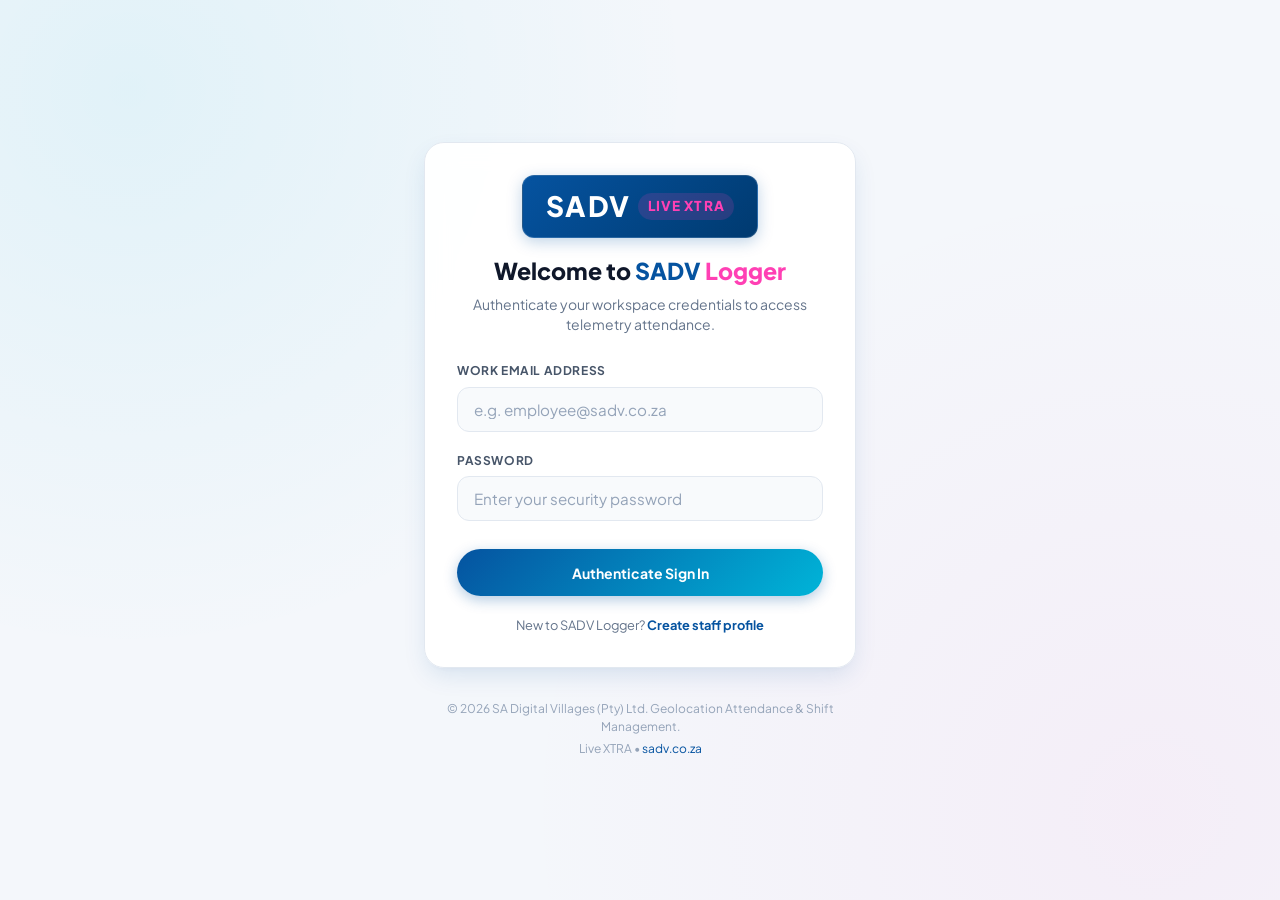
<file: index.html>
<!DOCTYPE html>
<html lang="en">
<head>
  <meta charset="UTF-8">
  <meta name="viewport" content="width=device-width, initial-scale=1.0">
  <title>SADV Logger - Sign In &amp; Registration Portal | Live XTRA</title>
  <meta name="description" content="Secure Geolocation Attendance, Floor Time Verification, and Leave Management System for SA Digital Villages (SADV).">
  <link rel="icon" href="https://sadv.co.za/wp-content/uploads/2026/04/SADV-favicon-150x150.png" type="image/png">
  <link rel="stylesheet" href="shared/css/base.css">
  <style>
    .auth-page {
      min-height: 100vh;
      display: flex;
      flex-direction: column;
      align-items: center;
      justify-content: center;
      padding: 1.5rem;
    }
    .auth-logo-badge {
      display: inline-flex;
      align-items: center;
      background: linear-gradient(135deg, #0553a0 0%, #003a70 100%);
      color: #fff;
      padding: 0.6rem 1.4rem;
      border-radius: var(--radius-md);
      box-shadow: 0 4px 15px rgba(5, 83, 160, 0.25);
      border: 1px solid rgba(255, 255, 255, 0.15);
      margin-bottom: 1rem;
    }
    .auth-logo-badge .badge-text {
      font-size: 1.75rem;
      font-weight: 900;
      letter-spacing: 0.05em;
    }
    .auth-logo-badge .badge-accent {
      color: var(--sadv-pink);
      font-size: 0.85rem;
      font-weight: 800;
      margin-left: 0.5rem;
      background: rgba(255, 64, 180, 0.15);
      padding: 0.2rem 0.6rem;
      border-radius: var(--radius-pill);
      letter-spacing: 0.08em;
      text-transform: uppercase;
    }
    .txt-blue { color: var(--sadv-blue); }
    .txt-pink { color: var(--sadv-pink); }
    .auth-subtitle {
      font-size: 0.875rem;
      color: var(--text-muted);
      margin-top: 0.4rem;
      line-height: 1.4;
    }
    .auth-footer {
      margin-top: 2rem;
      text-align: center;
      font-size: 0.75rem;
      color: var(--text-light);
    }
    .auth-switch-link {
      color: var(--sadv-blue);
      font-weight: 700;
      cursor: pointer;
    }
    .auth-switch-link:hover {
      color: var(--sadv-pink);
      text-decoration: underline;
    }
  </style>
</head>
<body>

  <main class="auth-page">
    <div class="container-narrow">
      <div class="card card-glass text-center">
        
        <!-- Brand Header -->
        <header class="text-center" style="margin-bottom: 1.75rem;">
          <div class="auth-logo-badge">
            <span class="badge-text">SADV</span>
            <span class="badge-accent">Live XTRA</span>
          </div>
          <h1 class="text-2xl font-extrabold" id="authTitle" style="font-size: 1.45rem;">
            Welcome to <span class="txt-blue">SADV</span> <span class="txt-pink">Logger</span>
          </h1>
          <p class="auth-subtitle" id="authSubtitle">
            Authenticate your workspace credentials to access telemetry attendance.
          </p>
        </header>

        <!-- Dynamic Alert Container -->
        <div id="authAlert" class="alert hidden" role="alert"></div>

        <!-- LOGIN FORM -->
        <form id="loginForm" onsubmit="handleLoginSubmit(event)" novalidate>
          <div class="form-group">
            <label class="form-label" for="loginEmail">Work Email Address</label>
            <input 
              type="email" 
              id="loginEmail" 
              class="form-control" 
              placeholder="e.g. employee@sadv.co.za" 
              required 
              autocomplete="email"
            >
          </div>

          <div class="form-group">
            <label class="form-label" for="loginPassword">Password</label>
            <input 
              type="password" 
              id="loginPassword" 
              class="form-control" 
              placeholder="Enter your security password" 
              required 
              autocomplete="current-password"
            >
          </div>

          <button type="submit" id="btnLoginSubmit" class="btn btn-primary btn-block" style="padding: 0.9rem; margin-top: 0.5rem;">
            Authenticate Sign In
          </button>

          <p style="font-size: 0.8rem; color: var(--text-muted); margin-top: 1.25rem;">
            New to SADV Logger? 
            <span class="auth-switch-link" onclick="toggleAuthMode(false)">Create staff profile</span>
          </p>
        </form>

        <!-- REGISTRATION FORM -->
        <form id="registerForm" class="hidden" onsubmit="handleRegisterSubmit(event)" novalidate>
          <div style="display: grid; grid-template-columns: 1fr 1fr; gap: 0.75rem;">
            <div class="form-group">
              <label class="form-label" for="regFirst">First Name</label>
              <input type="text" id="regFirst" class="form-control" placeholder="First Name" required autocomplete="given-name">
            </div>
            <div class="form-group">
              <label class="form-label" for="regLast">Last Name</label>
              <input type="text" id="regLast" class="form-control" placeholder="Last Name" required autocomplete="family-name">
            </div>
          </div>

          <div class="form-group">
            <label class="form-label" for="regEmail">Company Email</label>
            <input type="email" id="regEmail" class="form-control" placeholder="name@sadv.co.za" required autocomplete="email">
          </div>

          <div class="form-group">
            <label class="form-label" for="regPassword">Create Password</label>
            <input type="password" id="regPassword" class="form-control" placeholder="Minimum 6 characters" required autocomplete="new-password">
          </div>

          <button type="submit" id="btnRegisterSubmit" class="btn btn-pink btn-block" style="padding: 0.9rem; margin-top: 0.5rem;">
            Complete Registration
          </button>

          <p style="font-size: 0.8rem; color: var(--text-muted); margin-top: 1.25rem;">
            Already have a profile? 
            <span class="auth-switch-link" onclick="toggleAuthMode(true)">Back to Sign In</span>
          </p>
        </form>

      </div>

      <footer class="auth-footer">
        <p>&copy; 2026 SA Digital Villages (Pty) Ltd. Geolocation Attendance &amp; Shift Management.</p>
        <p style="margin-top: 0.25rem;">Live XTRA &bull; <a href="https://sadv.co.za" target="_blank" rel="noopener">sadv.co.za</a></p>
      </footer>
    </div>
  </main>

  <!-- Global Loader Element -->
  <div id="globalSpinner" class="spinner-backdrop hidden" aria-live="polite">
    <div class="spinner-disc"></div>
    <div class="spinner-message" id="spinnerMsg">Processing SADV request...</div>
  </div>

  <script src="shared/js/api.js"></script>
  <script src="auth/auth.js"></script>
</body>
</html>
</file>
<file: shared/css/base.css>
/* ==========================================================================
   SADV LOGGER DESIGN SYSTEM (base.css)
   Brand: SADV (South African Digital Villages) - "Live XTRA"
   Colors: Electric Blue (#0553a0), Cyan (#00b4d8), Hot Pink (#ff40b4), Yellow (#ffe600)
   ========================================================================== */

@import url('https://fonts.googleapis.com/css2?family=Plus+Jakarta+Sans:wght@300;400;500;600;700;800&family=JetBrains+Mono:wght@400;500;600&display=swap');

:root {
  /* Brand Core */
  --sadv-blue: #0553a0;
  --sadv-blue-light: #0d6efd;
  --sadv-blue-dark: #033566;
  --sadv-cyan: #00b4d8;
  --sadv-cyan-light: #51edf1;
  --sadv-pink: #ff40b4;
  --sadv-pink-hover: #e0289c;
  --sadv-yellow: #ffe600;
  --sadv-yellow-dark: #e5cf00;

  /* Neutrals & Dark Palette */
  --bg-app: #f4f7fb;
  --bg-card: #ffffff;
  --bg-card-glass: rgba(255, 255, 255, 0.95);
  --border-color: #e2e8f0;
  --border-focus: #0553a0;
  --text-primary: #0f172a;
  --text-secondary: #475569;
  --text-muted: #64748b;
  --text-light: #94a3b8;

  /* Semantic Feedback */
  --color-success: #10b981;
  --color-success-bg: #ecfdf5;
  --color-success-border: #a7f3d0;
  --color-warning: #f59e0b;
  --color-warning-bg: #fffbeb;
  --color-warning-border: #fde68a;
  --color-danger: #ef4444;
  --color-danger-bg: #fef2f2;
  --color-danger-border: #fecaca;
  --color-info: #0284c7;
  --color-info-bg: #f0f9ff;
  --color-info-border: #bae6fd;

  /* Brand Gradients */
  --grad-sadv: linear-gradient(135deg, #0553a0 0%, #00b4d8 100%);
  --grad-sadv-reverse: linear-gradient(135deg, #00b4d8 0%, #0553a0 100%);
  --grad-pink: linear-gradient(135deg, #ff40b4 0%, #d81b89 100%);
  --grad-hero: linear-gradient(180deg, rgba(5, 83, 160, 0.08) 0%, rgba(244, 247, 251, 1) 100%);

  /* Elevation Shadows */
  --shadow-xs: 0 1px 2px rgba(15, 23, 42, 0.05);
  --shadow-sm: 0 2px 4px rgba(15, 23, 42, 0.06);
  --shadow-md: 0 4px 12px rgba(5, 83, 160, 0.08);
  --shadow-lg: 0 10px 25px -3px rgba(5, 83, 160, 0.12), 0 4px 6px -4px rgba(5, 83, 160, 0.06);
  --shadow-xl: 0 20px 35px -5px rgba(5, 83, 160, 0.18), 0 8px 10px -6px rgba(5, 83, 160, 0.08);
  --shadow-glow: 0 0 20px rgba(255, 64, 180, 0.35);

  /* Radius */
  --radius-sm: 8px;
  --radius-md: 12px;
  --radius-lg: 20px;
  --radius-xl: 28px;
  --radius-pill: 9999px;

  /* Font */
  --font-sans: 'Plus Jakarta Sans', system-ui, -apple-system, sans-serif;
  --font-mono: 'JetBrains Mono', monospace;
}

/* Base Reset & Core Styles */
*, *::before, *::after {
  box-sizing: border-box;
  margin: 0;
  padding: 0;
}

html, body {
  min-height: 100%;
  font-family: var(--font-sans);
  background-color: var(--bg-app);
  color: var(--text-primary);
  line-height: 1.5;
  -webkit-font-smoothing: antialiased;
}

/* Background Atmosphere */
body {
  background-image: 
    radial-gradient(circle at 10% 10%, rgba(0, 180, 216, 0.08) 0%, transparent 40%),
    radial-gradient(circle at 90% 90%, rgba(255, 64, 180, 0.05) 0%, transparent 45%);
  background-attachment: fixed;
}

a {
  color: var(--sadv-blue);
  text-decoration: none;
  transition: color 0.2s ease;
}

a:hover {
  color: var(--sadv-pink);
}

/* Utility Containers */
.container-narrow {
  width: 100%;
  max-width: 480px;
  margin: 0 auto;
  padding: 1.5rem;
}

.container-wide {
  width: 100%;
  max-width: 1400px;
  margin: 0 auto;
  padding: 1.5rem;
}

/* Header & Brand Identity */
.brand-header {
  display: flex;
  align-items: center;
  gap: 0.75rem;
}

.brand-logo-badge {
  display: inline-flex;
  align-items: center;
  justify-content: center;
  background: var(--sadv-blue);
  color: #fff;
  font-weight: 800;
  letter-spacing: 0.08em;
  padding: 0.35rem 0.85rem;
  border-radius: var(--radius-sm);
  font-size: 1.15rem;
  box-shadow: var(--shadow-sm);
}

.brand-logo-badge .badge-xtra {
  color: var(--sadv-pink);
  margin-left: 0.3rem;
  font-weight: 900;
}

.brand-tag {
  font-size: 0.7rem;
  font-weight: 700;
  text-transform: uppercase;
  letter-spacing: 0.08em;
  color: var(--sadv-blue);
  background: rgba(5, 83, 160, 0.08);
  border: 1px solid rgba(5, 83, 160, 0.15);
  padding: 0.2rem 0.6rem;
  border-radius: var(--radius-pill);
}

/* Surface Cards */
.card {
  background: var(--bg-card);
  border: 1px solid var(--border-color);
  border-radius: var(--radius-lg);
  box-shadow: var(--shadow-lg);
  padding: 2rem;
  transition: transform 0.2s ease, box-shadow 0.2s ease;
}

.card-glass {
  background: var(--bg-card-glass);
  backdrop-filter: blur(12px);
  -webkit-backdrop-filter: blur(12px);
}

/* Buttons */
.btn {
  display: inline-flex;
  align-items: center;
  justify-content: center;
  gap: 0.5rem;
  font-family: var(--font-sans);
  font-size: 0.875rem;
  font-weight: 700;
  padding: 0.75rem 1.5rem;
  border-radius: var(--radius-pill);
  border: none;
  cursor: pointer;
  transition: all 0.2s cubic-bezier(0.16, 1, 0.3, 1);
  text-decoration: none;
  white-space: nowrap;
}

.btn:active {
  transform: scale(0.97);
}

.btn:disabled,
.btn[disabled] {
  opacity: 0.55;
  cursor: not-allowed;
  pointer-events: none;
  box-shadow: none !important;
  transform: none !important;
}

.btn-primary {
  background: var(--grad-sadv);
  color: #ffffff;
  box-shadow: 0 4px 14px rgba(5, 83, 160, 0.3);
}

.btn-primary:hover {
  background: var(--grad-sadv-reverse);
  box-shadow: 0 6px 18px rgba(5, 83, 160, 0.4);
  transform: translateY(-1px);
}

.btn-pink {
  background: var(--sadv-pink);
  color: #ffffff;
  box-shadow: 0 4px 14px rgba(255, 64, 180, 0.35);
  text-transform: uppercase;
  letter-spacing: 0.04em;
}

.btn-pink:hover {
  background: var(--sadv-pink-hover);
  box-shadow: 0 6px 20px rgba(255, 64, 180, 0.45);
  transform: translateY(-1px);
}

.btn-secondary {
  background: #f1f5f9;
  color: var(--text-primary);
  border: 1px solid var(--border-color);
}

.btn-secondary:hover {
  background: #e2e8f0;
  border-color: #cbd5e1;
}

.btn-outline-danger {
  background: var(--color-danger-bg);
  color: var(--color-danger);
  border: 1px solid var(--color-danger-border);
}

.btn-outline-danger:hover {
  background: #fee2e2;
  border-color: #fca5a5;
}

.btn-block {
  width: 100%;
}

.btn-sm {
  padding: 0.45rem 0.9rem;
  font-size: 0.75rem;
  border-radius: var(--radius-md);
}

/* Form Inputs */
.form-group {
  margin-bottom: 1.25rem;
  text-align: left;
}

.form-label {
  display: block;
  font-size: 0.75rem;
  font-weight: 700;
  text-transform: uppercase;
  letter-spacing: 0.05em;
  color: var(--text-secondary);
  margin-bottom: 0.4rem;
}

.form-control {
  width: 100%;
  padding: 0.75rem 1rem;
  font-family: var(--font-sans);
  font-size: 0.95rem;
  color: var(--text-primary);
  background-color: #f8fafc;
  border: 1.5px solid var(--border-color);
  border-radius: var(--radius-md);
  outline: none;
  transition: all 0.2s ease;
}

.form-control:focus {
  background-color: #ffffff;
  border-color: var(--sadv-blue);
  box-shadow: 0 0 0 3px rgba(5, 83, 160, 0.15);
}

.form-control::placeholder {
  color: var(--text-light);
}

/* Badges */
.badge {
  display: inline-flex;
  align-items: center;
  gap: 0.35rem;
  padding: 0.25rem 0.65rem;
  font-size: 0.75rem;
  font-weight: 700;
  border-radius: var(--radius-pill);
  line-height: 1;
}

.badge-success {
  background-color: var(--color-success-bg);
  color: #065f46;
  border: 1px solid var(--color-success-border);
}

.badge-warning {
  background-color: var(--color-warning-bg);
  color: #92400e;
  border: 1px solid var(--color-warning-border);
}

.badge-danger {
  background-color: var(--color-danger-bg);
  color: #991b1b;
  border: 1px solid var(--color-danger-border);
}

.badge-info {
  background-color: var(--color-info-bg);
  color: #0369a1;
  border: 1px solid var(--color-info-border);
}

.badge-purple {
  background-color: #faf5ff;
  color: #6b21a8;
  border: 1px solid #e9d5ff;
}

.badge-pink {
  background-color: #fdf2f8;
  color: #be185d;
  border: 1px solid #fbcfe8;
}

/* Notification Alerts */
.alert {
  padding: 0.85rem 1.15rem;
  border-radius: var(--radius-md);
  font-size: 0.85rem;
  font-weight: 500;
  margin-bottom: 1.25rem;
  border: 1px solid transparent;
  display: flex;
  align-items: flex-start;
  gap: 0.65rem;
  animation: fadeIn 0.25s ease;
}

.alert-success {
  background-color: var(--color-success-bg);
  color: #065f46;
  border-color: var(--color-success-border);
}

.alert-danger {
  background-color: var(--color-danger-bg);
  color: #991b1b;
  border-color: var(--color-danger-border);
}

.alert-info {
  background-color: var(--color-info-bg);
  color: #0369a1;
  border-color: var(--color-info-border);
}

/* Modals */
.modal-backdrop {
  position: fixed;
  inset: 0;
  background-color: rgba(15, 23, 42, 0.65);
  backdrop-filter: blur(4px);
  -webkit-backdrop-filter: blur(4px);
  display: flex;
  align-items: center;
  justify-content: center;
  padding: 1rem;
  z-index: 1000;
  opacity: 1;
  transition: opacity 0.2s ease;
}

.modal-content {
  background: var(--bg-card);
  border: 1px solid var(--border-color);
  border-radius: var(--radius-xl);
  box-shadow: var(--shadow-xl);
  width: 100%;
  max-width: 480px;
  overflow: hidden;
  animation: modalSlideUp 0.3s cubic-bezier(0.16, 1, 0.3, 1);
}

.modal-header {
  padding: 1.25rem 1.5rem;
  border-bottom: 1px solid var(--border-color);
  display: flex;
  align-items: center;
  justify-content: space-between;
  background-color: #f8fafc;
}

.modal-title {
  font-size: 1.1rem;
  font-weight: 800;
  color: var(--text-primary);
  display: flex;
  align-items: center;
  gap: 0.5rem;
}

.modal-close {
  background: transparent;
  border: none;
  font-size: 1.5rem;
  color: var(--text-light);
  cursor: pointer;
  line-height: 1;
  padding: 0.25rem;
  border-radius: var(--radius-sm);
  transition: color 0.15s ease;
}

.modal-close:hover {
  color: var(--text-primary);
}

.modal-body {
  padding: 1.5rem;
}

.modal-footer {
  padding: 1rem 1.5rem;
  border-top: 1px solid var(--border-color);
  display: flex;
  justify-content: flex-end;
  gap: 0.75rem;
  background-color: #f8fafc;
}

/* Tables */
.table-container {
  overflow-x: auto;
  border-radius: var(--radius-md);
  border: 1px solid var(--border-color);
  background: var(--bg-card);
}

.table-custom {
  width: 100%;
  border-collapse: collapse;
  text-align: left;
  font-size: 0.85rem;
}

.table-custom thead {
  background-color: #f8fafc;
  border-bottom: 1.5px solid var(--border-color);
}

.table-custom th {
  padding: 0.85rem 1rem;
  font-size: 0.7rem;
  font-weight: 800;
  text-transform: uppercase;
  letter-spacing: 0.05em;
  color: var(--text-secondary);
  white-space: nowrap;
}

.table-custom td {
  padding: 0.85rem 1rem;
  border-bottom: 1px solid var(--border-color);
  color: var(--text-primary);
  vertical-align: middle;
}

.table-custom tbody tr:hover {
  background-color: #f8fafc;
}

.table-custom tbody tr:last-child td {
  border-bottom: none;
}

/* Spinner Loader */
.spinner-backdrop {
  position: fixed;
  inset: 0;
  background: rgba(15, 23, 42, 0.6);
  backdrop-filter: blur(4px);
  -webkit-backdrop-filter: blur(4px);
  display: flex;
  flex-direction: column;
  align-items: center;
  justify-content: center;
  z-index: 2000;
}

.spinner-disc {
  width: 50px;
  height: 50px;
  border: 4px solid rgba(255, 255, 255, 0.2);
  border-top-color: var(--sadv-cyan);
  border-right-color: var(--sadv-pink);
  border-radius: 50%;
  animation: spin 0.8s linear infinite;
  margin-bottom: 1rem;
}

.spinner-message {
  background: #ffffff;
  padding: 0.6rem 1.4rem;
  border-radius: var(--radius-pill);
  font-weight: 700;
  font-size: 0.875rem;
  color: var(--text-primary);
  box-shadow: var(--shadow-lg);
  border: 1px solid var(--border-color);
}

/* Navigation & Tabs */
.tabs-nav {
  display: flex;
  gap: 0.4rem;
  padding: 0.4rem;
  background: #ffffff;
  border: 1px solid var(--border-color);
  border-radius: var(--radius-md);
  overflow-x: auto;
  box-shadow: var(--shadow-xs);
}

.tab-btn {
  flex: 1;
  padding: 0.65rem 1rem;
  font-family: var(--font-sans);
  font-size: 0.8rem;
  font-weight: 700;
  color: var(--text-secondary);
  background: transparent;
  border: none;
  border-radius: var(--radius-sm);
  cursor: pointer;
  white-space: nowrap;
  transition: all 0.2s ease;
}

.tab-btn:hover {
  color: var(--sadv-blue);
  background: #f1f5f9;
}

.tab-btn.active {
  background: var(--sadv-blue);
  color: #ffffff;
  box-shadow: var(--shadow-xs);
}

/* Pulse indicator */
.pulse-dot {
  position: relative;
  display: inline-block;
  width: 8px;
  height: 8px;
}

.pulse-dot::before {
  content: '';
  position: absolute;
  inset: -4px;
  border-radius: 50%;
  background: currentColor;
  opacity: 0.4;
  animation: pulsePing 1.8s cubic-bezier(0, 0, 0.2, 1) infinite;
}

.pulse-dot::after {
  content: '';
  position: absolute;
  inset: 0;
  border-radius: 50%;
  background: currentColor;
}

/* Keyframes */
@keyframes spin {
  to { transform: rotate(360deg); }
}

@keyframes pulsePing {
  0% { transform: scale(0.8); opacity: 0.8; }
  100% { transform: scale(2.4); opacity: 0; }
}

@keyframes fadeIn {
  from { opacity: 0; transform: translateY(-4px); }
  to { opacity: 1; transform: translateY(0); }
}

@keyframes modalSlideUp {
  from { opacity: 0; transform: translateY(20px) scale(0.96); }
  to { opacity: 1; transform: translateY(0) scale(1); }
}

/* Helper Utilities */
.hidden { display: none !important; }
.text-center { text-align: center; }
.text-right { text-align: right; }
.font-mono { font-family: var(--font-mono); }
.text-muted { color: var(--text-muted); }
.font-bold { font-weight: 700; }
.font-extrabold { font-weight: 800; }
</file>
<file: admin/admin.css>
/* ==========================================================================
   SADV LOGGER - ADMIN DASHBOARD STYLES (admin/admin.css)
   ========================================================================== */

.admin-wide {
  width: 100%;
  max-width: 1400px;
  margin: 0 auto;
  padding: 1.5rem 1rem;
}

.admin-header-card {
  background: var(--bg-card);
  border: 1px solid var(--border-color);
  border-radius: var(--radius-lg);
  box-shadow: var(--shadow-sm);
  padding: 1.25rem 1.75rem;
  display: flex;
  flex-direction: column;
  gap: 1rem;
  margin-bottom: 1.5rem;
}

@media (min-width: 768px) {
  .admin-header-card {
    flex-direction: row;
    align-items: center;
    justify-content: space-between;
  }
}

.admin-stat-counter {
  display: flex;
  align-items: center;
  gap: 1rem;
  background: #f8fafc;
  border: 1px solid var(--border-color);
  padding: 0.5rem 1rem;
  border-radius: var(--radius-md);
}

.stat-item {
  display: flex;
  align-items: center;
  gap: 0.4rem;
}

.stat-label {
  font-size: 0.7rem;
  font-weight: 800;
  text-transform: uppercase;
  color: var(--text-muted);
}

.stat-val-in {
  font-size: 1rem;
  font-weight: 900;
  color: var(--sadv-blue);
}

.stat-val-out {
  font-size: 1rem;
  font-weight: 900;
  color: #ea580c;
}

.admin-clock-box {
  background: var(--bg-card);
  border: 2px dashed rgba(5, 83, 160, 0.3);
  border-radius: var(--radius-lg);
  padding: 1.5rem;
  margin-bottom: 1.5rem;
  animation: fadeIn 0.3s ease;
}

.table-toolbar {
  padding: 1rem 1.25rem;
  border-bottom: 1px solid var(--border-color);
  background: #f8fafc;
  display: flex;
  flex-direction: column;
  gap: 0.75rem;
}

@media (min-width: 992px) {
  .table-toolbar {
    flex-direction: row;
    align-items: center;
    justify-content: space-between;
  }
}

.toolbar-filters {
  display: flex;
  flex-wrap: wrap;
  align-items: center;
  gap: 0.5rem;
}

.toolbar-input {
  padding: 0.5rem 0.85rem;
  border: 1px solid var(--border-color);
  border-radius: var(--radius-sm);
  background: #ffffff;
  font-size: 0.8rem;
  color: var(--text-primary);
  outline: none;
}

.toolbar-input:focus {
  border-color: var(--sadv-blue);
}

.floor-time-tag {
  font-family: var(--font-mono);
  font-weight: 700;
  font-size: 0.8rem;
}

.floor-in { color: var(--sadv-blue); }
.floor-out { color: #d97706; }

.overtime-pill {
  display: inline-block;
  padding: 0.2rem 0.55rem;
  border-radius: var(--radius-pill);
  font-size: 0.75rem;
  font-weight: 700;
  background-color: #faf5ff;
  color: #7e22ce;
  border: 1px solid #e9d5ff;
}

.export-card {
  background: var(--bg-card);
  border: 1px solid var(--border-color);
  border-radius: var(--radius-lg);
  padding: 2rem;
  box-shadow: var(--shadow-sm);
}
</file>
<file: employee/employee.css>
/* ==========================================================================
   SADV LOGGER - EMPLOYEE PORTAL STYLES (employee/employee.css)
   ========================================================================== */

.employee-card {
  background: var(--bg-card);
  border: 1px solid var(--border-color);
  border-radius: var(--radius-xl);
  box-shadow: var(--shadow-lg);
  padding: 2rem;
  text-align: center;
}

.employee-header {
  border-bottom: 1px solid var(--border-color);
  padding-bottom: 1.5rem;
  margin-bottom: 1.5rem;
}

.live-clock {
  font-family: var(--font-mono);
  font-size: 2.25rem;
  font-weight: 800;
  color: var(--sadv-blue);
  letter-spacing: -0.02em;
  line-height: 1.1;
  margin: 0.5rem 0 0.2rem 0;
}

.live-date {
  font-size: 0.85rem;
  font-weight: 600;
  color: var(--text-muted);
  text-transform: uppercase;
  letter-spacing: 0.05em;
}

.clock-actions-grid {
  display: grid;
  grid-template-columns: 1fr;
  gap: 1rem;
  margin: 1.5rem 0;
}

.clock-action-btn {
  display: flex;
  align-items: center;
  justify-content: space-between;
  padding: 1.25rem 1.5rem;
  border-radius: var(--radius-lg);
  border: none;
  cursor: pointer;
  color: #ffffff;
  transition: all 0.2s cubic-bezier(0.16, 1, 0.3, 1);
  text-align: left;
}

.clock-action-btn:active {
  transform: scale(0.97);
}

.btn-clock-in {
  background: linear-gradient(135deg, #0553a0 0%, #00b4d8 100%);
  box-shadow: 0 6px 18px rgba(5, 83, 160, 0.25);
}

.btn-clock-in:hover {
  box-shadow: 0 8px 24px rgba(5, 83, 160, 0.35);
  transform: translateY(-2px);
}

.btn-clock-out {
  background: linear-gradient(135deg, #f97316 0%, #ea580c 100%);
  box-shadow: 0 6px 18px rgba(234, 88, 12, 0.25);
}

.btn-clock-out:hover {
  box-shadow: 0 8px 24px rgba(234, 88, 12, 0.35);
  transform: translateY(-2px);
}

.clock-btn-content {
  display: flex;
  align-items: center;
  gap: 1rem;
}

.clock-btn-icon {
  font-size: 2rem;
  line-height: 1;
}

.clock-btn-title {
  font-size: 1.25rem;
  font-weight: 800;
  display: block;
}

.clock-btn-subtitle {
  font-size: 0.75rem;
  opacity: 0.9;
  font-weight: 500;
  display: block;
}

.clock-btn-arrow {
  font-size: 1.5rem;
  font-weight: bold;
  opacity: 0.8;
  transition: transform 0.2s ease;
}

.clock-action-btn:hover:not(:disabled) .clock-btn-arrow {
  transform: translateX(4px);
  opacity: 1;
}

.clock-action-btn:disabled {
  opacity: 0.55;
  cursor: not-allowed;
  filter: grayscale(0.45);
  box-shadow: none !important;
  transform: none !important;
}

.action-btn-right {
  display: flex;
  align-items: center;
  gap: 0.75rem;
}

.action-badge-pill {
  font-size: 0.72rem;
  font-weight: 700;
  padding: 0.25rem 0.6rem;
  border-radius: 9999px;
  background: rgba(255, 255, 255, 0.25);
  backdrop-filter: blur(4px);
  border: 1px solid rgba(255, 255, 255, 0.4);
  white-space: nowrap;
  letter-spacing: 0.02em;
}

.location-indicator {
  background: #f8fafc;
  border: 1px solid var(--border-color);
  border-radius: var(--radius-md);
  padding: 0.85rem 1rem;
  margin-top: 1rem;
  display: flex;
  align-items: flex-start;
  gap: 0.75rem;
  text-align: left;
}

.location-icon {
  color: var(--sadv-cyan);
  font-size: 1.25rem;
  flex-shrink: 0;
  margin-top: 0.1rem;
}

.location-details {
  font-size: 0.75rem;
  color: var(--text-secondary);
  line-height: 1.4;
}

.location-title {
  font-weight: 700;
  color: var(--text-primary);
  display: block;
  margin-bottom: 0.15rem;
}

.pulse-active {
  display: inline-block;
  width: 8px;
  height: 8px;
  border-radius: 50%;
  background-color: var(--color-success);
  margin-right: 0.35rem;
  animation: pulsePing 2s infinite;
}
</file>
